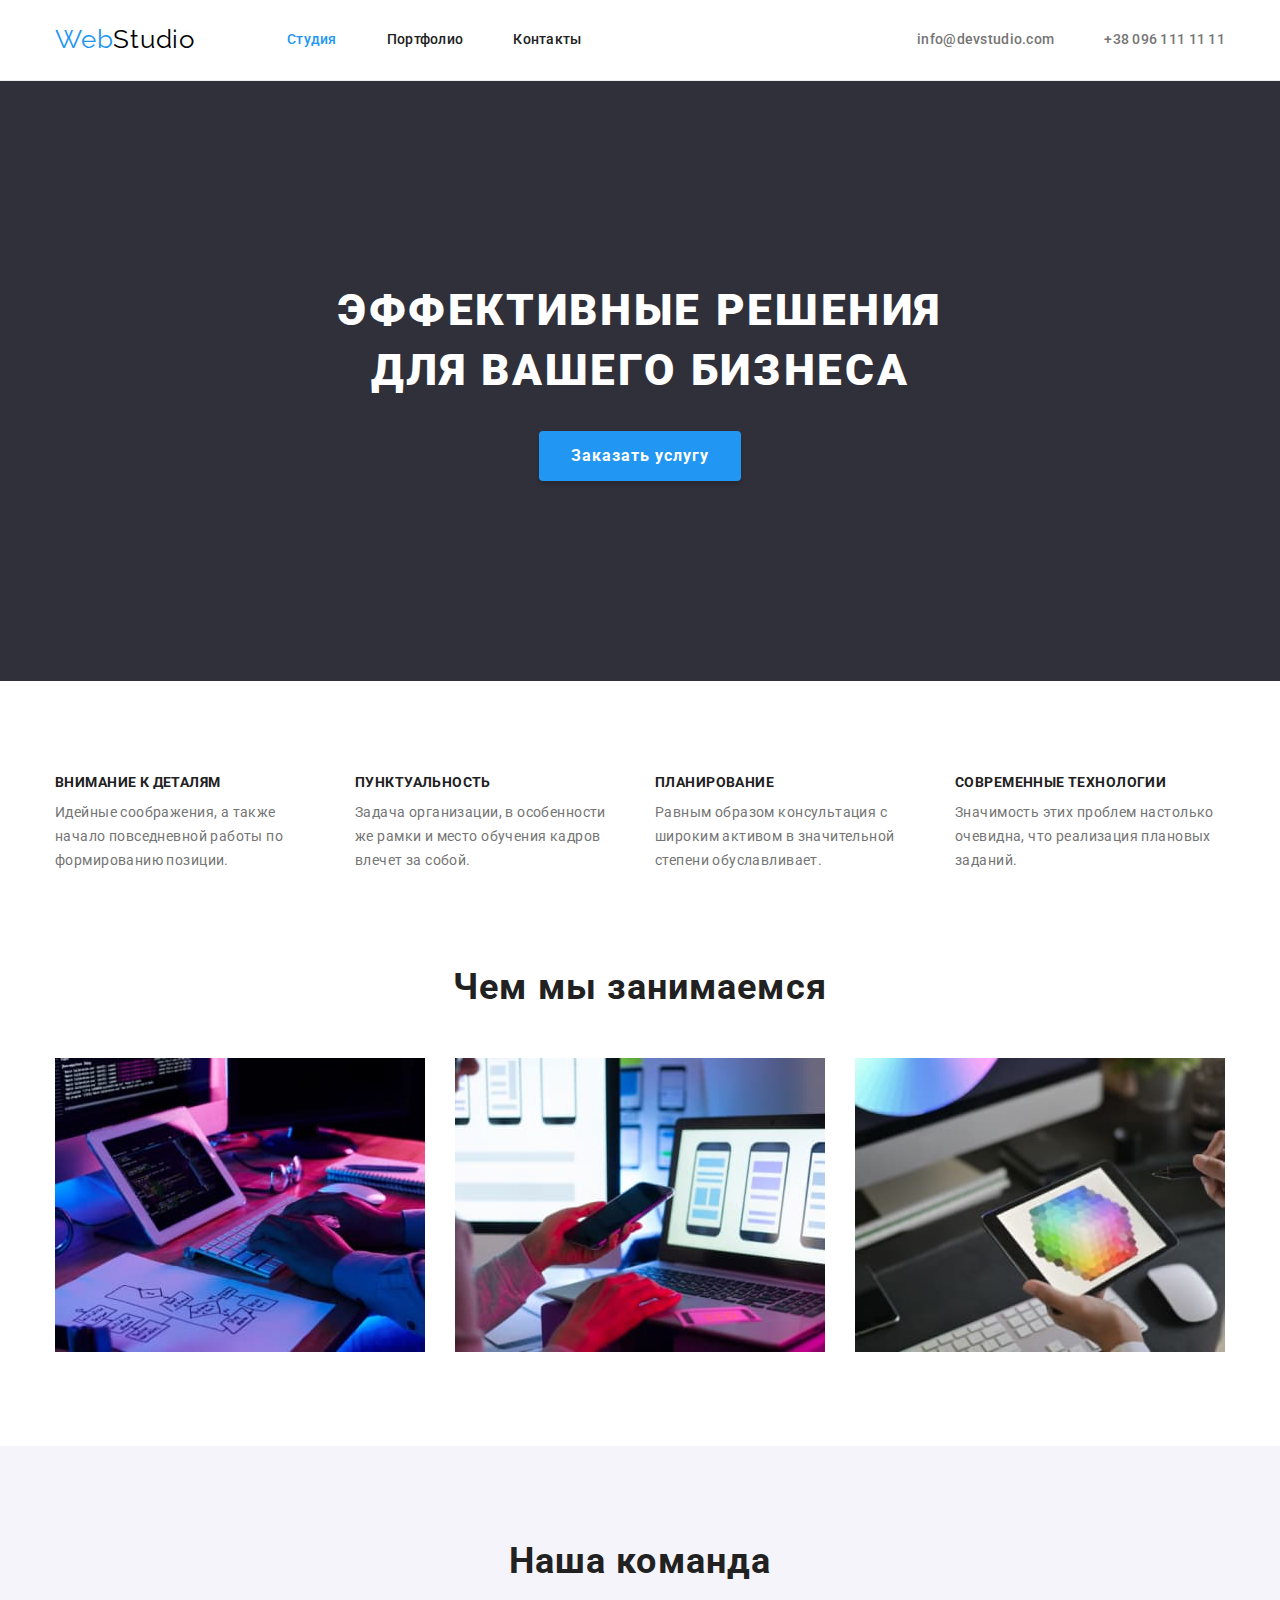
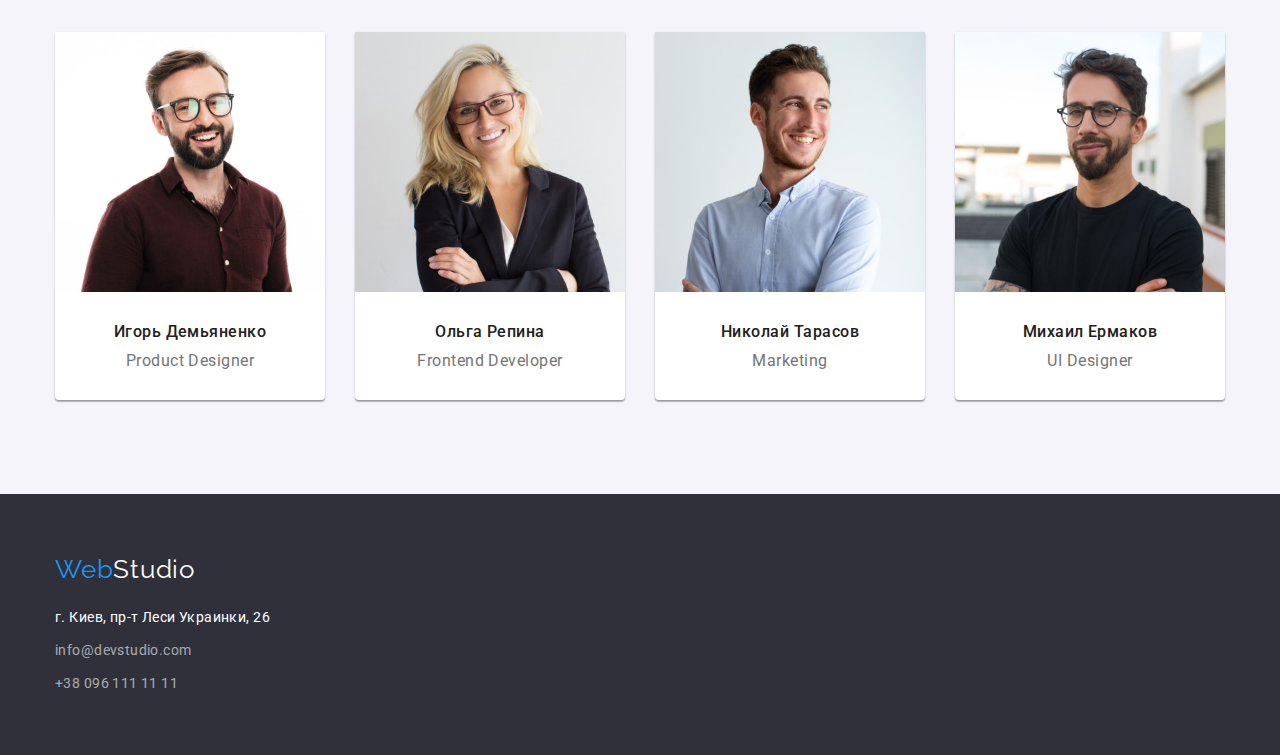
<file: index.html>
<!DOCTYPE html>
<html lang="ru">
  <head>
    <meta charset="UTF-8" />
    <meta http-equiv="X-UA-Compatible" content="IE=edge" />
    <meta name="viewport" content="width=device-width, initial-scale=1.0" />
    <link rel="preconnect" href="https://fonts.googleapis.com" />
    <link rel="preconnect" href="https://fonts.gstatic.com" crossorigin />
    <link
      href="https://fonts.googleapis.com/css2?family=Raleway:wght@700&family=Roboto:wght@400;500;700;900&display=swap"
      rel="stylesheet"
    />
    <link rel="stylesheet" href="./css/modern-normalize.css" />
    <link rel="stylesheet" href="./css/styles.css" />
    <title>Webstudio</title>
  </head>

  <body>
    <header class="header">
      <div class="container header-container">
        <nav class="header-nav">
          <!-- логотип -->
          <a class="link header-logo logo" lang="en" href="./index.html">
            <span class="header-logo-part logo-part">Web</span>Studio</a
          >
          <!-- категории с навигацией -->
          <ul class="list header-list">
            <li class="header-item">
              <a class="link header-link current" href="./index.html">Студия</a>
            </li>
            <li class="header-item">
              <a class="link header-link" href="./portfolio.html">Портфолио</a>
            </li>
            <li class="header-item"><a class="link header-link" href="">Контакты</a></li>
          </ul>
        </nav>
        <!-- контактные данные -->
        <ul class="list header-contact">
          <li class="header-contact-item">
            <a class="link header-contact-mail contact" lang="en" href="mailto:info@devstudio.com"
              >info@devstudio.com</a
            >
          </li>
          <li class="header-contact-item">
            <a class="link header-contact-tel contact" href="tel:+380961111111"
              >+38 096 111 11 11</a
            >
          </li>
        </ul>
      </div>
    </header>

    <main>
      <div>
        <!-- главная -->
        <section class="hero">
          <div class="container">
            <h1 class="hero-title">Эффективные решения для вашего бизнеса</h1>
            <button class="hero-btn" type="button">Заказать услугу</button>
          </div>
        </section>

        <!-- секция 2 особенности-->
        <section class="features">
          <div class="container">
            <h2 class="visually-hidden">Особенности</h2>
            <ul class="list features-list">
              <li class="features-item">
                <h3 class="features-title">Внимание к деталям</h3>
                <p class="features-text">
                  Идейные соображения, а также начало повседневной работы по формированию позиции.
                </p>
              </li>
              <li class="features-item">
                <h3 class="features-title">Пунктуальность</h3>
                <p class="features-text">
                  Задача организации, в особенности же рамки и место обучения кадров влечет за
                  собой.
                </p>
              </li>
              <li class="features-item">
                <h3 class="features-title">Планирование</h3>
                <p class="features-text">
                  Равным образом консультация с широким активом в значительной степени
                  обуславливает.
                </p>
              </li>
              <li class="features-item">
                <h3 class="features-title">Современные технологии</h3>
                <p class="features-text">
                  Значимость этих проблем настолько очевидна, что реализация плановых заданий.
                </p>
              </li>
            </ul>
          </div>
        </section>

        <!-- секция 3 функционал -->
        <section class="functional">
          <div class="container">
            <h2 class="functional-title">Чем мы занимаемся</h2>
            <ul class="list functional-list">
              <li class="functional-item">
                <img
                  class="functional-img"
                  src="./images/box1.jpg"
                  alt="Десктопные приложения"
                  width="370"
                  height="294"
                />
              </li>
              <li class="functional-item">
                <img
                  class="functional-img"
                  src="./images/box2.jpg"
                  alt="Мобильные приложения"
                  width="370"
                  height="294"
                />
              </li>
              <li class="functional-item">
                <img
                  class="functional-img"
                  src="./images/box3.jpg"
                  alt="Дизайнерские решения"
                  width="370"
                  height="294"
                />
              </li>
            </ul>
          </div>
        </section>

        <!-- секция 4 команда -->
        <section class="team">
          <div class="container">
            <h2 class="team-title">Наша команда</h2>
            <ul class="list team-list">
              <li class="team-item">
                <img
                  class="team-img"
                  src="./images/img0.jpg"
                  alt="Фото продуктового дизайнера"
                  width="270"
                  height="260"
                />
                <div class="team-item-content">
                  <h3 class="team-name">Игорь Демьяненко</h3>
                  <p class="team-text" lang="en">Product Designer</p>
                </div>
              </li>
              <li class="team-item">
                <img
                  class="team-img"
                  src="./images/img1.jpg"
                  alt="Фото разработчика"
                  width="270"
                  height="260"
                />
                <div class="team-item-content">
                  <h3 class="team-name">Ольга Репина</h3>
                  <p class="team-text" lang="en">Frontend Developer</p>
                </div>
              </li>
              <li class="team-item">
                <img
                  class="team-img"
                  src="./images/img2.jpg"
                  alt="Фото маркетолога"
                  width="270"
                  height="260"
                />
                <div class="team-item-content">
                  <h3 class="team-name">Николай Тарасов</h3>
                  <p class="team-text" lang="en">Marketing</p>
                </div>
              </li>
              <li class="team-item">
                <img
                  class="team-img"
                  src="./images/img3.jpg"
                  alt="Фото проектировщика"
                  width="270"
                  height="260"
                />
                <div class="team-item-content">
                  <h3 class="team-name">Михаил Ермаков</h3>
                  <p class="team-text" lang="en">UI Designer</p>
                </div>
              </li>
            </ul>
          </div>
        </section>
      </div>
    </main>

    <footer class="footer">
      <div class="container">
        <!-- логотип -->
        <a class="link footer-logo logo" lang="en" href="./index.html"
          ><span class="footer-logo-part logo-part">Web</span>Studio</a
        >
        <!-- адрес -->
        <address class="footer-address">
          <a
            class="link footer-address-link address"
            href="https://goo.gl/maps/w4HMcQhchTdMcM1N7"
            target="_blank"
            rel="noopener noreferre"
            >г. Киев, пр-т Леси Украинки, 26</a
          >
          <ul class="list footer-address-list">
            <li class="footer-address-item">
              <a class="link footer-address-mail address" lang="en" href="mailto:info@devstudio.com"
                >info@devstudio.com</a
              >
            </li>
            <li class="footer-address-item">
              <a class="link footer-address-tel address" href="tel:+380961111111"
                >+38 096 111 11 11</a
              >
            </li>
          </ul>
        </address>
      </div>
    </footer>
  </body>
</html>
</file>
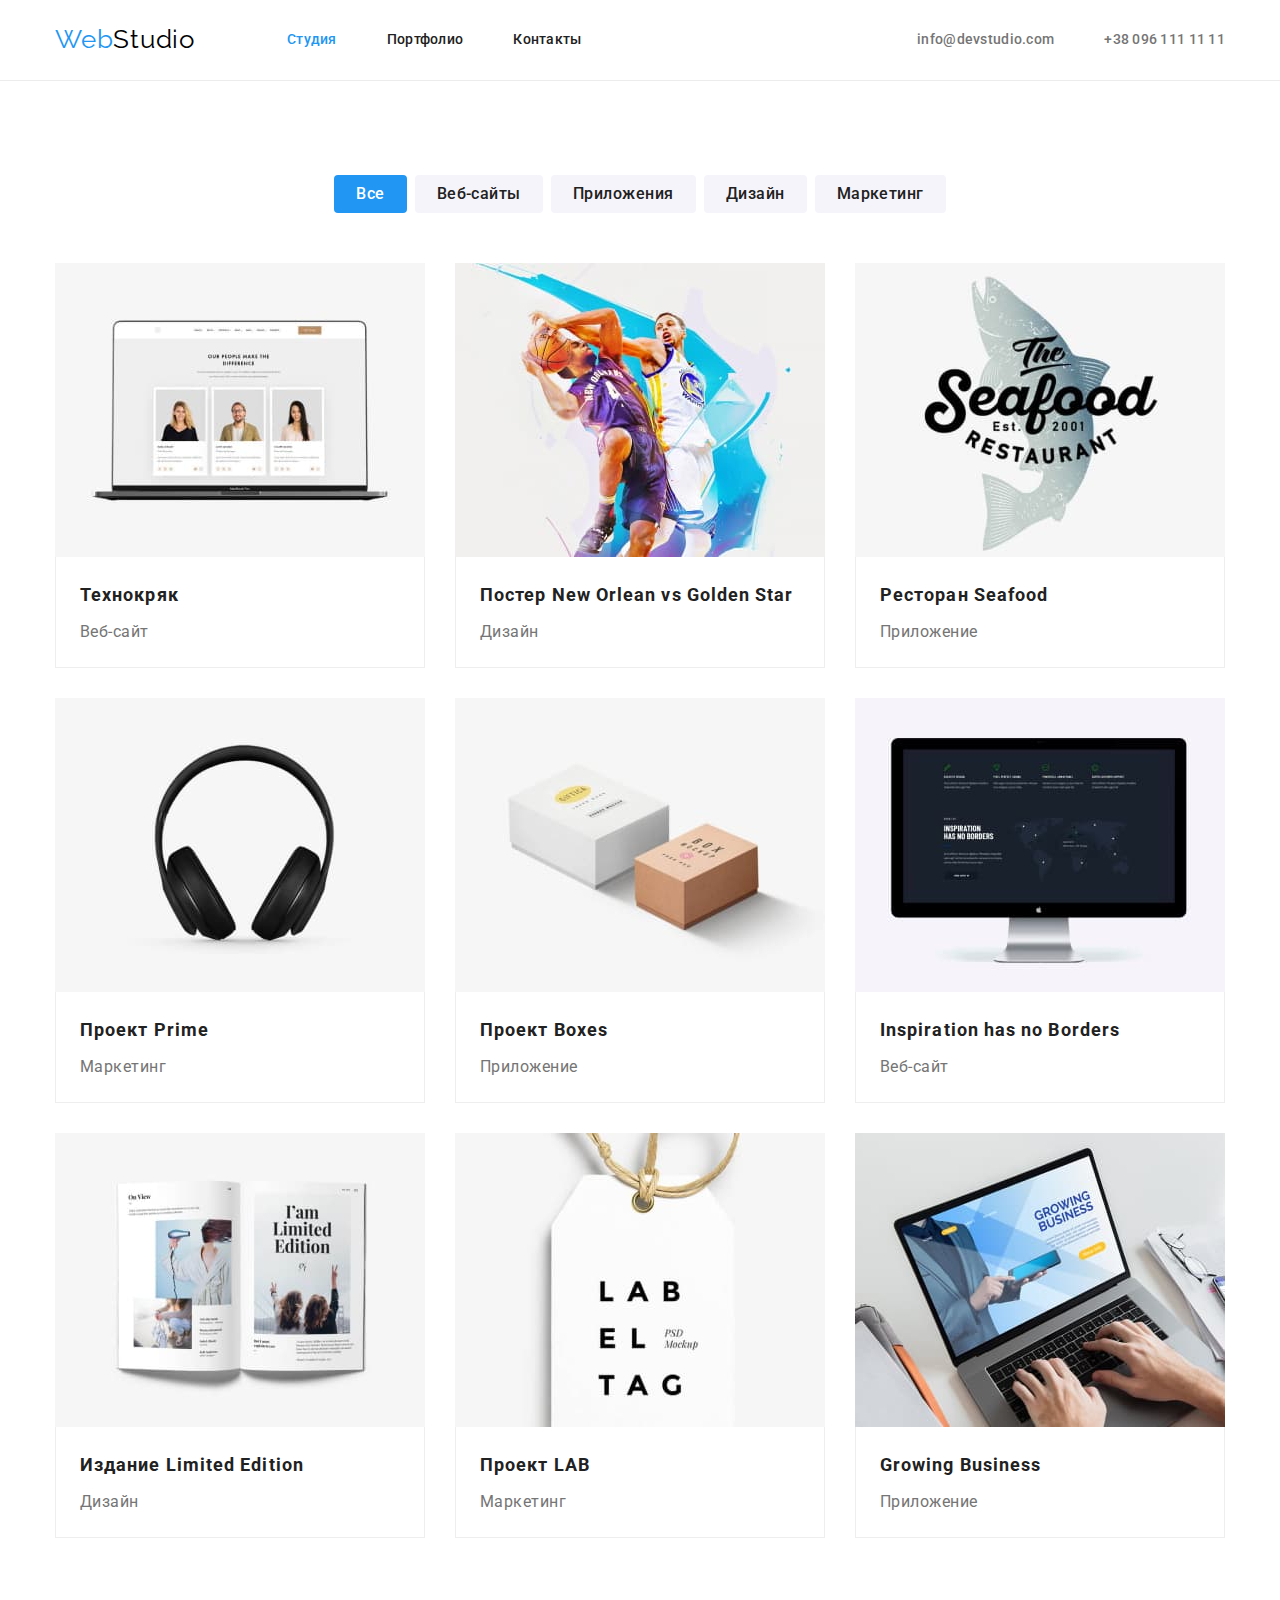
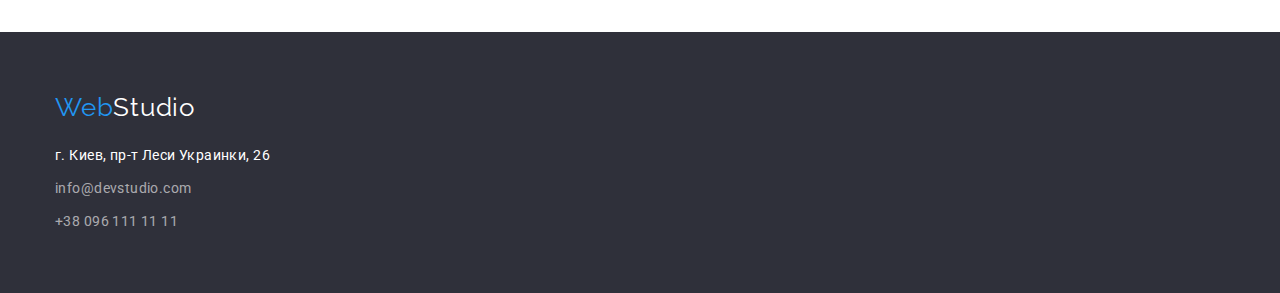
<file: portfolio.html>
<!DOCTYPE html>
<html lang="en">
  <head>
    <meta charset="UTF-8" />
    <meta http-equiv="X-UA-Compatible" content="IE=edge" />
    <meta name="viewport" content="width=device-width, initial-scale=1.0" />
    <link rel="preconnect" href="https://fonts.googleapis.com" />
    <link rel="preconnect" href="https://fonts.gstatic.com" crossorigin />
    <link
      href="https://fonts.googleapis.com/css2?family=Raleway:wght@700&family=Roboto:wght@400;500;700;900&display=swap"
      rel="stylesheet"
    />
    <link rel="stylesheet" href="./css/modern-normalize.css" />
    <link rel="stylesheet" href="./css/styles.css" />
    <title>Potrfolio</title>
  </head>
  <body>
    <header class="header">
      <div class="container header-container">
        <nav class="header-nav">
          <!-- логотип -->
          <a class="link header-logo logo" lang="en" href="./index.html">
            <span class="header-logo-part logo-part">Web</span>Studio</a
          >
          <!-- категории с навигацией -->
          <ul class="list header-list">
            <li class="header-item">
              <a class="link header-link current" href="./index.html">Студия</a>
            </li>
            <li class="header-item">
              <a class="link header-link" href="./portfolio.html">Портфолио</a>
            </li>
            <li class="header-item"><a class="link header-link" href="">Контакты</a></li>
          </ul>
        </nav>
        <!-- контактные данные -->
        <ul class="list header-contact">
          <li class="header-contact-item">
            <a class="link header-contact-mail contact" lang="en" href="mailto:info@devstudio.com"
              >info@devstudio.com</a
            >
          </li>
          <li class="header-contact-item">
            <a class="link header-contact-tel contact" href="tel:+380961111111"
              >+38 096 111 11 11</a
            >
          </li>
        </ul>
      </div>
    </header>

    <main>
      <section class="project">
        <div class="container">
          <h2 class="visually-hidden">Портфолио</h2>
          <ul class="list list-filter">
            <li class="item filter-item">
              <button class="filter-btn filter-btn-all" type="button">Все</button>
            </li>
            <li class="item filter-item">
              <button class="filter-btn" type="button">Веб-сайты</button>
            </li>
            <li class="item filter-item">
              <button class="filter-btn" type="button">Приложения</button>
            </li>
            <li class="item filter-item">
              <button class="filter-btn" type="button">Дизайн</button>
            </li>
            <li class="item filter-item">
              <button class="filter-btn" type="button">Маркетинг</button>
            </li>
          </ul>

          <ul class="list project-list">
            <li class="project-item">
              <img
                class="project-img"
                src="./images/portfolio-img0.jpg"
                alt="Фото веб-сайта Технокряк"
                width="370"
                height="294"
              />
              <div class="project-content">
                <h3 class="project-title">Технокряк</h3>
                <p class="project-text">Веб-сайт</p>
              </div>
            </li>
            <li class="project-item">
              <img
                class="project-img"
                src="./images/portfolio-img1.jpg"
                alt="Фото постера New Orlean vs Golden Star"
                width="370"
                height="294"
              />
              <div class="project-content">
                <h3 class="project-title">
                  Постер <span lang="en">New Orlean vs Golden Star</span>
                </h3>
                <p class="project-text">Дизайн</p>
              </div>
            </li>
            <li class="project-item">
              <img
                class="project-img"
                src="./images/portfolio-img2.jpg"
                alt="Фото логотип ресторана Seafood"
                width="370"
                height="294"
              />
              <div class="project-content">
                <h3 class="project-title">Ресторан <span lang="en"> Seafood</span></h3>
                <p class="project-text">Приложение</p>
              </div>
            </li>
            <li class="project-item">
              <img
                class="project-img"
                src="./images/portfolio-img3.jpg"
                alt="Фото беспроводных наушников"
                width="370"
                height="294"
              />
              <div class="project-content">
                <h3 class="project-title">Проект <span lang="en">Prime</span></h3>
                <p class="project-text">Маркетинг</p>
              </div>
            </li>
            <li class="project-item">
              <img
                class="project-img"
                src="./images/portfolio-img4.jpg"
                alt="Фото двух коробок"
                width="370"
                height="294"
              />
              <div class="project-content">
                <h3 class="project-title">Проект <span lang="en">Boxes</span></h3>
                <p class="project-text">Приложение</p>
              </div>
            </li>
            <li class="project-item">
              <img
                class="project-img"
                src="./images/portfolio-img5.jpg"
                alt="Фото веб-сайта Inspiration has no Borders"
                width="370"
                height="294"
              />
              <div class="project-content">
                <h3 class="project-title" lang="en">Inspiration has no Borders</h3>
                <p class="project-text">Веб-сайт</p>
              </div>
            </li>
            <li class="project-item">
              <img
                class="project-img"
                src="./images/portfolio-img6.jpg"
                alt="Фото открытого журнала Limited Edition"
                width="370"
                height="294"
              />
              <div class="project-content">
                <h3 class="project-title">Издание <span lang="en">Limited Edition</span></h3>
                <p class="project-text">Дизайн</p>
              </div>
            </li>
            <li class="project-item">
              <img
                class="project-img"
                src="./images/portfolio-img7.jpg"
                alt="Фото бирки LAB"
                width="370"
                height="294"
              />
              <div class="project-content">
                <h3 class="project-title">Проект <span lang="en">LAB</span></h3>
                <p class="project-text">Маркетинг</p>
              </div>
            </li>
            <li class="project-item">
              <img
                class="project-img"
                src="./images/portfolio-img8.jpg"
                alt="Фото ноутбука с открытым приложением Growing Business"
                width="370"
                height="294"
              />
              <div class="project-content">
                <h3 class="project-title" lang="en">Growing Business</h3>
                <p class="project-text">Приложение</p>
              </div>
            </li>
          </ul>
        </div>
      </section>
    </main>
    <footer class="footer">
      <div class="container">
        <!-- логотип -->
        <a class="link footer-logo logo" lang="en" href="./index.html"
          ><span class="footer-logo-part logo-part">Web</span>Studio</a
        >
        <!-- адрес -->
        <address class="footer-address">
          <a
            class="link footer-address-link address"
            href="https://goo.gl/maps/w4HMcQhchTdMcM1N7"
            target="_blank"
            rel="noopener noreferre"
            >г. Киев, пр-т Леси Украинки, 26</a
          >
          <ul class="list footer-address-list">
            <li class="footer-address-item">
              <a class="link footer-address-mail address" lang="en" href="mailto:info@devstudio.com"
                >info@devstudio.com</a
              >
            </li>
            <li class="footer-address-item">
              <a class="link footer-address-tel address" href="tel:+380961111111"
                >+38 096 111 11 11</a
              >
            </li>
          </ul>
        </address>
      </div>
    </footer>
  </body>
</html>
</file>
<file: css/styles.css>
:root {
  --main-text-color: #757575;
  --second-text-color: #212121;
  --third-text-color: #ffffff;
  --accent-color: #2196f3;
  --main-bg-color: #ffffff;
  --second-bg-color: #2f303a;
  --third-bg-color: #f5f4fa;
  --card-shadow: 0px 1px 3px rgba(0, 0, 0, 0.12), 0px 1px 1px rgba(0, 0, 0, 0.14),
    0px 2px 1px rgba(0, 0, 0, 0.2);
}

body {
  font-family: 'Roboto', sans-serif;
  color: var(--main-text-color);
  background-color: var(--main-bg-color);
  min-width: 1200px;
}

p,
h1,
h2,
h3,
h4,
h5,
h6 {
  margin: 0;
}

ul {
  margin: 0;
  padding: 0;
}

button {
  cursor: pointer;
}

img {
  display: block;
  max-width: 100%;
}

.link {
  text-decoration: none;
}

.list {
  list-style: none;
}

.visually-hidden {
  position: absolute;
  white-space: nowrap;
  width: 1px;
  height: 1px;
  overflow: hidden;
  border: 0;
  padding: 0;
  clip: rect(0 0 0 0);
  clip-path: inset(50%);
  margin: -1px;
}

.container {
  width: 1200px;
  padding-left: 15px;
  padding-right: 15px;
  margin: 0 auto;
  /* outline: 2px solid tomato; */
}

/* ----------------HEADER-------------- */
.header {
  border-bottom: 1px solid #ececec;
}

.header-container {
  display: flex;
}

.header-nav {
  display: flex;
  align-items: center;
}

.header-list {
  display: flex;
  margin-left: 92px;
}

.header-item:not(:last-child) {
  margin-right: 50px;
}

.header-logo {
  display: block;
  padding-top: 24px;
  padding-bottom: 25px;
}
.header-link {
  display: block;
  padding: 32px 0;
}

.header-contact {
  display: flex;
  margin-left: auto;
  align-items: center;
}
.header-contact-item:not(:last-child) {
  margin-right: 50px;
}
.link.contact {
  display: block;
  padding: 32px 0;
}
.logo {
  font-family: 'Raleway', sans-serif;
  font-size: 26px;
  line-height: 1.19;
  letter-spacing: 0.03em;
  color: #000000;
}
.logo-part {
  color: var(--accent-color);
}

.header-link {
  font-weight: 500;
  font-size: 14px;
  line-height: 1.14;
  letter-spacing: 0.02em;
  color: var(--second-text-color);
  /* text-decoration-color: var(--accent-color); */
}
.header-link:hover,
.header-link:focus,
.header-link:active {
  color: var(--accent-color);
}
.header-link.current {
  color: var(--accent-color);
}
.contact {
  font-weight: 500;
  font-size: 14px;
  line-height: 1.14;
  letter-spacing: 0.02em;
  color: currentColor;
}
.contact:hover,
.contact:focus {
  color: var(--accent-color);
}

/* --------------HERO------------------ */
.hero {
  background-color: var(--second-bg-color);
  padding-top: 200px;
  padding-bottom: 200px;
  text-align: center;
}
.hero-title {
  margin: 0 auto 30px;
  max-width: 696px;

  font-weight: 900;
  font-size: 44px;
  line-height: 1.36;
  text-align: center;
  letter-spacing: 0.06em;
  text-transform: uppercase;
  color: var(--third-text-color);
}
.hero-btn {
  display: inline-block;
  min-width: 200px;
  min-height: 50px;
  padding: 10px 32px;
  border: none;
  border-radius: 4px;

  font-family: inherit;
  font-weight: 700;
  font-size: 16px;
  line-height: 1.88;

  letter-spacing: 0.06em;
  color: var(--third-text-color);
  background-color: var(--accent-color);
  box-shadow: 0px 4px 4px rgba(0, 0, 0, 0.15);
}
.hero-btn:hover,
.hero-btn:focus {
  background-color: #188ce8;
}

/* ----------------FEATURES----------------- */
.features {
  padding-top: 94px;
  padding-bottom: 94px;
}
.list.features-list {
  display: flex;
  flex-wrap: wrap;
  margin-right: -30px;
}

.features-item {
  /* width: 270px; */
  width: calc((100% - 30px * 4) / 4);
  margin-right: 30px;
}

.features-title {
  margin-bottom: 10px;

  font-weight: 700;
  font-size: 14px;
  line-height: 1.14;
  letter-spacing: 0.03em;
  text-transform: uppercase;
  color: var(--second-text-color);
}
.features-text {
  font-size: 14px;
  line-height: 1.71;
  letter-spacing: 0.03em;
}

/* ----------------FUNCTIONAL---------------- */
.functional {
  padding-bottom: 94px;
}
.functional-list {
  display: flex;
  flex-wrap: wrap;
  margin-right: -30px;
}
.functional-item {
  flex-basis: calc((100% - 30px * 3) / 3);
  margin-right: 30px;
}

.functional-title {
  margin-bottom: 50px;

  font-weight: 700;
  font-size: 36px;
  line-height: calc(42 / 36);
  text-align: center;
  letter-spacing: 0.03em;
  color: var(--second-text-color);
}

/* --------------------TEAM---------------------- */
.team {
  padding-top: 94px;
  padding-bottom: 94px;

  background-color: var(--third-bg-color);
}
.team-list {
  display: flex;
  flex-wrap: wrap;
  margin-right: -30px;
}
.team-item {
  flex-basis: calc((100% - 30px * 4) / 4);
  margin-right: 30px;
  padding-bottom: 30px;
  border-bottom-left-radius: 4px;
  border-bottom-right-radius: 4px;

  background-color: var(--main-bg-color);
  box-shadow: var(--card-shadow);
}
.team-title {
  margin-bottom: 50px;

  font-weight: 700;
  font-size: 36px;
  line-height: calc(42 / 36);
  text-align: center;
  letter-spacing: 0.03em;
  color: var(--second-text-color);
}
.team-img {
  margin-bottom: 30px;
}
.team-name {
  margin-bottom: 10px;

  font-weight: 500;
  font-size: 16px;
  line-height: calc(19 / 16);
  text-align: center;
  letter-spacing: 0.03em;
  color: var(--second-text-color);
}
.team-text {
  font-size: 16px;
  line-height: calc(19 / 16);
  text-align: center;
  letter-spacing: 0.03em;
}

/* -----------------FOOTER------------- */
.footer {
  padding-top: 60px;
  padding-bottom: 60px;

  background-color: var(--second-bg-color);
}

.footer-logo {
  display: block;
  margin-bottom: 20px;

  color: var(--third-text-color);
}
.address {
  font-style: normal;
  font-size: 14px;
  line-height: calc(24 / 14);
  letter-spacing: 0.03em;
  color: rgba(255, 255, 255, 0.6);
}

.address:hover,
.address:focus {
  color: var(--accent-color);
}
.footer-address-link {
  display: block;
  margin-bottom: 9px;

  color: var(--third-text-color);
}

.footer-address-item:not(:last-child) {
  margin-bottom: 9px;
}

/* -----------------PORTFOLIO PROJECT-------------- */
.project {
  padding-top: 94px;
  padding-bottom: 94px;
}
.list-filter {
  display: flex;
  justify-content: center;
  margin-bottom: 50px;
}
.filter-item:not(:first-child) {
  margin-left: 8px;
}
.project-list {
  display: flex;
  flex-wrap: wrap;
  margin-right: -30px;
  margin-bottom: -30px;
}
.project-item {
  width: calc((100% - 30px * 3) / 3);
  margin-right: 30px;
  margin-bottom: 30px;
}
.project-content {
  padding: 20px 24px;
  border-left: 1px solid #eeeeee;
  border-right: 1px solid #eeeeee;
  border-bottom: 1px solid #eeeeee;
}

.filter-btn {
  display: inline-block;
  padding: 6px 22px;
  border: none;
  border-radius: 4px;

  font-family: inherit;
  font-weight: 500;
  font-size: 16px;
  line-height: calc(26 / 16);
  text-align: center;
  letter-spacing: 0.03em;
  color: var(--second-text-color);
  background-color: var(--third-bg-color);
}

.filter-btn-all {
  background-color: var(--accent-color);
  color: var(--third-text-color);
}

.filter-btn:hover,
.filter-btn:focus {
  background-color: var(--accent-color);
  color: var(--third-text-color);
}

.project-title {
  margin-bottom: 4px;

  font-weight: 700;
  font-size: 18px;
  line-height: calc(36 / 18);
  letter-spacing: 0.06em;
  color: var(--second-text-color);
}

.project-text {
  font-size: 16px;
  line-height: calc(30 / 16);
  letter-spacing: 0.03em;
}
</file>
